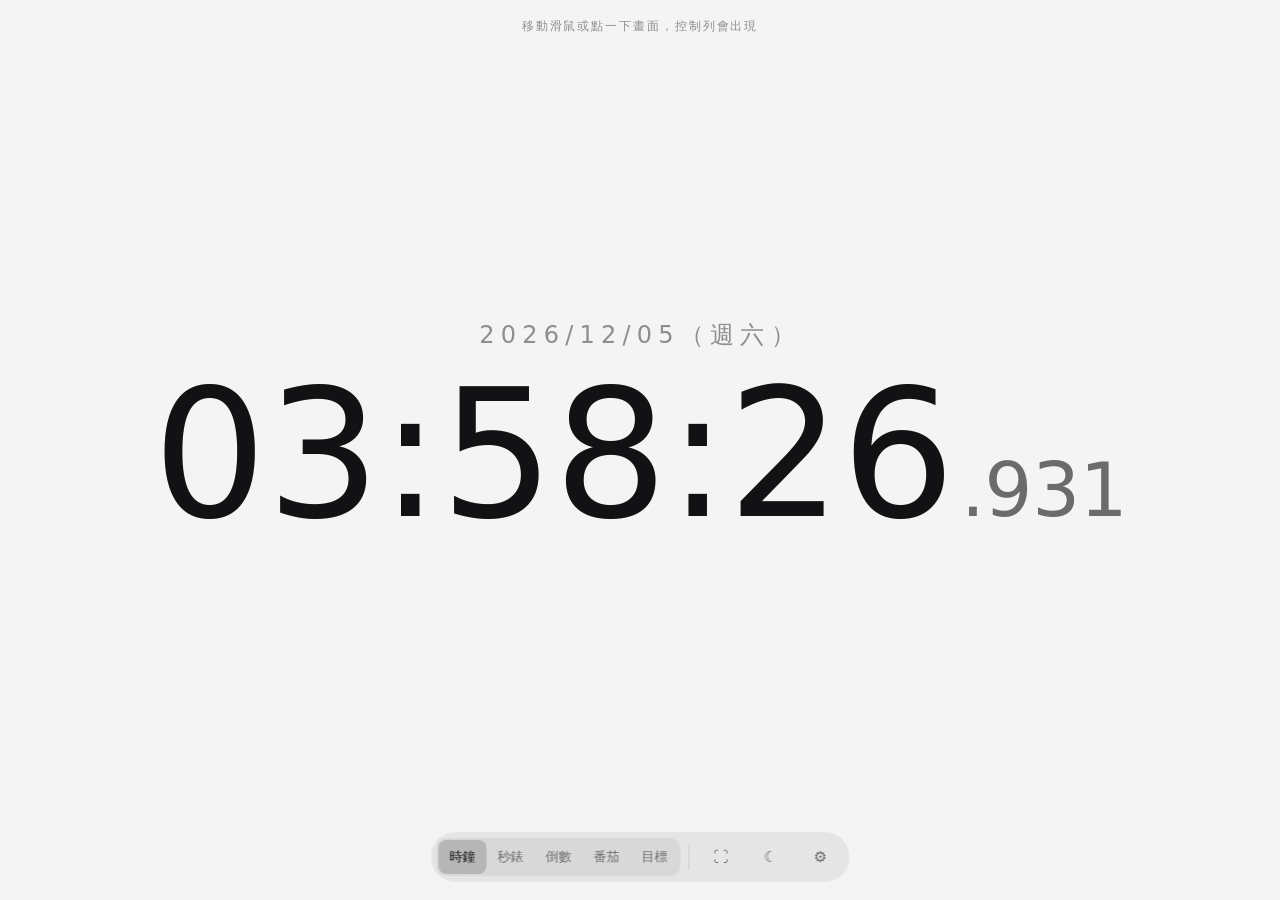
<file: index.html>
<!DOCTYPE html>
<html lang="zh-Hant">
<head>
<meta charset="UTF-8">
<meta name="viewport" content="width=device-width, initial-scale=1, viewport-fit=cover, user-scalable=no">
<title>Millis — 沉浸式時鐘</title>
<meta name="description" content="全螢幕沉浸式毫秒時鐘，內建秒錶與倒數計時">
<meta name="theme-color" content="#000000">
<meta name="apple-mobile-web-app-capable" content="yes">
<meta name="mobile-web-app-capable" content="yes">
<meta name="apple-mobile-web-app-status-bar-style" content="black-translucent">
<meta name="apple-mobile-web-app-title" content="Millis">
<link rel="manifest" href="manifest.webmanifest">
<link rel="icon" href="icons/icon-192.png" sizes="192x192" type="image/png">
<link rel="apple-touch-icon" href="icons/icon-192.png">
<link rel="stylesheet" href="styles.css">
</head>
<body>
  <main id="stage" class="stage">
    <div class="clock" id="clock">
      <div class="date" id="date">—</div>
      <div class="phase" id="phase" hidden>專注</div>

      <div class="time" id="time">
        <span class="sign" id="sign" hidden>+</span><span class="days" id="p-d" hidden>0天</span><span class="hms">
          <span id="p-h">00</span><span class="sep" id="sep1">:</span><span id="p-m">00</span><span class="sep" id="sep2">:</span><span id="p-s">00</span>
        </span><span class="ms" id="ms">.000</span>
      </div>

      <div class="meta">
        <span class="ampm" id="ampm"></span>
        <span class="tz" id="tz"></span>
        <span class="status" id="status"></span>
      </div>

      <!-- 倒數：進度條 -->
      <div class="progress" id="progress" hidden><i id="progress-fill"></i></div>

      <!-- 目標：清單與新增表單 -->
      <div class="targets" id="targets" hidden>
        <ul class="tlist" id="tlist"></ul>
        <form class="tform" id="tform">
          <input type="text" id="t-name" maxlength="24" placeholder="名稱（可留白）" aria-label="目標名稱">
          <input type="datetime-local" id="t-at" required aria-label="目標時間">
          <button type="submit" class="go">新增目標</button>
        </form>
        <p class="note tempty" id="tempty">還沒有目標。設定一個日期時間，它會一路倒數；時間到的瞬間會轉綠並開始正計時。</p>
      </div>

      <!-- 番茄鐘：這一輪循環的進度 -->
      <div class="dots" id="dots" hidden></div>

      <!-- 倒數：還沒設定時間時的快速選項 -->
      <div class="presets" id="presets" hidden>
        <button data-sec="60">1 分</button>
        <button data-sec="180">3 分</button>
        <button data-sec="300">5 分</button>
        <button data-sec="600">10 分</button>
        <button data-sec="900">15 分</button>
        <button data-sec="1500">25 分</button>
        <button data-sec="2700">45 分</button>
        <button data-sec="3600">60 分</button>
        <span class="custom">
          <span class="custom-label">自訂</span>
          <input type="number" id="c-h" min="0" max="99" placeholder="時" aria-label="小時">
          <input type="number" id="c-m" min="0" max="59" placeholder="分" aria-label="分鐘">
          <input type="number" id="c-s" min="0" max="59" placeholder="秒" aria-label="秒數">
          <button class="go" id="c-set">設定</button>
        </span>
      </div>

      <!-- 秒錶：計圈 -->
      <ol class="laps" id="laps" hidden></ol>

      <!-- 秒錶／倒數：操作按鈕（這排不會自動隱藏） -->
      <div class="actions" id="actions" hidden>
        <button class="act primary" id="a-primary">開始</button>
        <button class="act" id="a-second">計圈</button>
        <button class="act" id="a-reset">重設</button>
      </div>
    </div>

    <p class="hint" id="hint">移動滑鼠或點一下畫面，控制列會出現</p>

    <nav class="bar" id="bar" aria-label="控制列">
      <div class="seg bar-seg" data-seg="view">
        <button data-value="clock">時鐘</button>
        <button data-value="stopwatch">秒錶</button>
        <button data-value="timer">倒數</button>
        <button data-value="pomo">番茄</button>
        <button data-value="target">目標</button>
      </div>
      <span class="bar-div"></span>
      <button class="btn" id="btn-fullscreen" title="全螢幕 (F)" aria-label="全螢幕">⛶</button>
      <button class="btn" id="btn-lock" title="防止螢幕休眠 (K)" aria-label="防止螢幕休眠">☾</button>
      <button class="btn" id="btn-settings" title="設定 (,)" aria-label="設定">⚙</button>
    </nav>
  </main>

  <!-- ---------- 設定頁 ---------- -->
  <div class="scrim" id="scrim" hidden></div>
  <aside class="sheet" id="sheet" hidden aria-label="設定" role="dialog" aria-modal="true">
    <header class="sheet-hd">
      <h2>設定</h2>
      <button class="x" id="btn-close" aria-label="關閉">✕</button>
    </header>

    <div class="sheet-body">
      <section class="grp">
        <h3>時間</h3>

        <div class="row">
          <label>時制</label>
          <div class="seg" data-seg="hour12">
            <button data-value="false">24 小時</button>
            <button data-value="true">12 小時</button>
          </div>
        </div>

        <div class="row">
          <label for="sel-tz">時區</label>
          <select id="sel-tz" data-select="tz"></select>
        </div>

        <div class="row"><label for="t-sec">顯示秒</label>
          <input type="checkbox" class="sw" id="t-sec" data-toggle="showSeconds"></div>
        <div class="row"><label for="t-ms">顯示毫秒</label>
          <input type="checkbox" class="sw" id="t-ms" data-toggle="showMs"></div>
        <div class="row"><label for="t-date">顯示日期</label>
          <input type="checkbox" class="sw" id="t-date" data-toggle="showDate"></div>
        <div class="row"><label for="t-tzname">顯示時區名稱</label>
          <input type="checkbox" class="sw" id="t-tzname" data-toggle="showTz"></div>
      </section>

      <section class="grp">
        <h3>秒錶與倒數</h3>
        <div class="row"><label for="t-beep">倒數結束時發出提示音</label>
          <input type="checkbox" class="sw" id="t-beep" data-toggle="beep"></div>
        <div class="row"><label for="t-vib">倒數結束時震動</label>
          <input type="checkbox" class="sw" id="t-vib" data-toggle="vibrate"></div>
        <div class="row"><label for="t-laps">秒錶顯示計圈列表</label>
          <input type="checkbox" class="sw" id="t-laps" data-toggle="showLaps"></div>
        <p class="note">秒錶與倒數用的是單調時鐘（monotonic clock），就算系統時間被調整也不會跳掉；關掉分頁再回來也會接著算。</p>
      </section>

      <section class="grp">
        <h3>番茄鐘</h3>
        <div class="row">
          <label for="sel-focus">專注時間</label>
          <select id="sel-focus" data-select="pomoFocus">
            <option value="15">15 分</option><option value="20">20 分</option>
            <option value="25">25 分</option><option value="30">30 分</option>
            <option value="45">45 分</option><option value="50">50 分</option>
            <option value="60">60 分</option>
          </select>
        </div>
        <div class="row">
          <label for="sel-short">短休息</label>
          <select id="sel-short" data-select="pomoShort">
            <option value="3">3 分</option><option value="5">5 分</option>
            <option value="8">8 分</option><option value="10">10 分</option>
          </select>
        </div>
        <div class="row">
          <label for="sel-long">長休息</label>
          <select id="sel-long" data-select="pomoLong">
            <option value="10">10 分</option><option value="15">15 分</option>
            <option value="20">20 分</option><option value="30">30 分</option>
          </select>
        </div>
        <div class="row">
          <label for="sel-rounds">幾輪專注後長休息</label>
          <select id="sel-rounds" data-select="pomoRounds">
            <option value="2">2 輪</option><option value="3">3 輪</option>
            <option value="4">4 輪</option><option value="5">5 輪</option>
            <option value="6">6 輪</option>
          </select>
        </div>
        <div class="row"><label for="t-auto">自動接續下一段</label>
          <input type="checkbox" class="sw" id="t-auto" data-toggle="pomoAuto"></div>
      </section>

      <section class="grp">
        <h3>外觀</h3>

        <div class="row">
          <label>深淺模式</label>
          <div class="seg" data-seg="mode">
            <button data-value="auto">跟隨系統</button>
            <button data-value="light">淺色</button>
            <button data-value="dark">深色</button>
          </div>
        </div>

        <div class="row">
          <label>色調</label>
          <div class="swatches" data-seg="theme">
            <button data-value="neutral" title="中性"></button>
            <button data-value="amber"   title="琥珀"></button>
            <button data-value="mint"    title="薄荷"></button>
            <button data-value="ice"     title="冰藍"></button>
            <button data-value="rose"    title="玫瑰"></button>
          </div>
        </div>

        <div class="row">
          <label>字型</label>
          <div class="seg" data-seg="font">
            <button data-value="sans" style="font-family:ui-sans-serif,system-ui,sans-serif">黑體</button>
            <button data-value="serif" style="font-family:ui-serif,Georgia,serif">襯線</button>
            <button data-value="mono" style="font-family:ui-monospace,Menlo,monospace">等寬</button>
            <button data-value="rounded" style="font-family:ui-rounded,system-ui,sans-serif">圓體</button>
          </div>
        </div>

        <div class="row">
          <label>字重</label>
          <div class="seg" data-seg="weight">
            <button data-value="100" style="font-weight:100">極細</button>
            <button data-value="300" style="font-weight:300">細</button>
            <button data-value="400" style="font-weight:400">標準</button>
            <button data-value="700" style="font-weight:700">粗</button>
          </div>
        </div>

        <div class="row">
          <label for="r-scale">字體大小 <output id="out-scale">100%</output></label>
          <input type="range" id="r-scale" data-range="scale" min="40" max="160" step="5">
        </div>
      </section>

      <section class="grp">
        <h3>效果</h3>

        <div class="row">
          <label>發光</label>
          <div class="seg" data-seg="glow">
            <button data-value="off">無</button>
            <button data-value="soft">柔和</button>
            <button data-value="strong">強烈</button>
          </div>
        </div>

        <div class="row"><label for="t-blink">冒號閃爍</label>
          <input type="checkbox" class="sw" id="t-blink" data-toggle="blink"></div>
        <div class="row"><label for="t-fade">切換時淡入</label>
          <input type="checkbox" class="sw" id="t-fade" data-toggle="fade"></div>

        <div class="row">
          <label for="sel-hide">控制列自動隱藏</label>
          <select id="sel-hide" data-select="autoHide">
            <option value="2">2 秒</option>
            <option value="3">3 秒</option>
            <option value="5">5 秒</option>
            <option value="10">10 秒</option>
            <option value="0">不隱藏</option>
          </select>
        </div>
        <p class="note">要在哪些模式自動隱藏：</p>
        <div class="row"><label for="t-hide-clock">時鐘</label>
          <input type="checkbox" class="sw" id="t-hide-clock" data-toggle="hideClock"></div>
        <div class="row"><label for="t-hide-sw">秒錶</label>
          <input type="checkbox" class="sw" id="t-hide-sw" data-toggle="hideStopwatch"></div>
        <div class="row"><label for="t-hide-timer">倒數</label>
          <input type="checkbox" class="sw" id="t-hide-timer" data-toggle="hideTimer"></div>
        <div class="row"><label for="t-hide-pomo">番茄鐘</label>
          <input type="checkbox" class="sw" id="t-hide-pomo" data-toggle="hidePomo"></div>
        <div class="row"><label for="t-hide-target">目標時間</label>
          <input type="checkbox" class="sw" id="t-hide-target" data-toggle="hideTarget"></div>

        <div class="row"><label for="t-wake">螢幕不休眠</label>
          <input type="checkbox" class="sw" id="t-wake" data-toggle="wake"></div>
        <p class="note" id="wake-note" hidden>這個瀏覽器不支援螢幕不休眠。</p>
      </section>

      <section class="grp">
        <h3>快捷鍵</h3>
        <p class="note">
          <kbd>1</kbd><kbd>2</kbd><kbd>3</kbd><kbd>4</kbd><kbd>5</kbd> 切換時鐘／秒錶／倒數／番茄鐘／目標<br>
          <kbd>空白鍵</kbd> 開始或暫停 ・ <kbd>L</kbd> 計圈 ・ <kbd>N</kbd> 跳過本段 ・ <kbd>R</kbd> 重設<br>
          <kbd>F</kbd> 全螢幕 ・ <kbd>H</kbd> 12/24 小時 ・ <kbd>M</kbd> 毫秒 ・ <kbd>S</kbd> 秒<br>
          <kbd>C</kbd> 換色調 ・ <kbd>D</kbd> 深淺 ・ <kbd>K</kbd> 不休眠 ・ <kbd>,</kbd> 設定 ・ <kbd>Esc</kbd> 關閉
        </p>
        <button class="reset" id="btn-reset">恢復預設值</button>
      </section>

      <section class="grp">
        <h3>版本</h3>
        <div class="row"><label>目前版本</label><span class="ver" id="ver"></span></div>
        <button class="reset" id="btn-update">檢查更新</button>
        <p class="note" id="update-msg" hidden></p>
        <details class="log">
          <summary>更新記錄</summary>
          <ol id="changelog"></ol>
        </details>
      </section>
    </div>
  </aside>

  <script src="version.js"></script>
  <script src="app.js"></script>
</body>
</html>
</file>
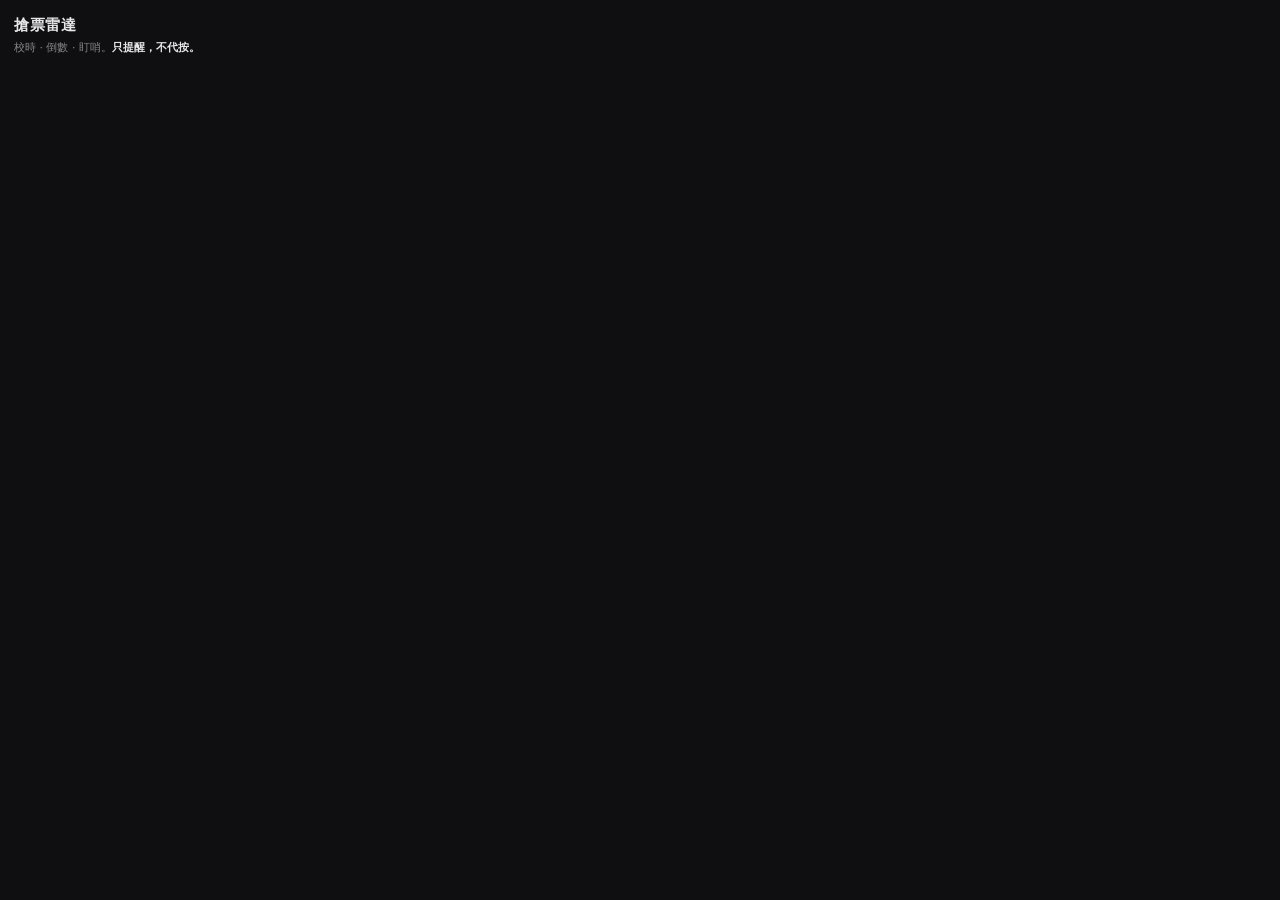
<file: extension/popup/popup.html>
<!doctype html>
<html lang="zh-Hant">
<head>
<meta charset="utf-8">
<title>搶票雷達</title>
<link rel="stylesheet" href="popup.css">
</head>
<body>

<header>
  <h1>搶票雷達</h1>
  <p class="sub">校時 · 倒數 · 盯哨。<strong>只提醒，不代按。</strong></p>
</header>

<div id="unsupported" class="card warn hidden">
  這個分頁不是一般網頁（可能是設定頁或擴充功能頁），沒辦法在這裡用。
</div>

<main id="main" class="hidden">

  <!-- 1. 授權 -->
  <section class="card">
    <div class="label">目前網站</div>
    <div class="origin" id="origin">—</div>
    <button id="grant" class="primary">在這個網站啟用</button>
  </section>

  <!-- 2. 校時 -->
  <section class="card" id="sec-clock">
    <div class="label">校時</div>
    <div class="big" id="offset">尚未校時</div>
    <div class="meta" id="offset-meta">跟售票站對一次時間，就知道你的電腦快了還是慢了幾毫秒。</div>
    <button id="sync">跟這個網站對時</button>
  </section>

  <!-- 3. 開賣時間 -->
  <section class="card" id="sec-target">
    <div class="label">開賣時間</div>
    <input type="text" id="t-label" placeholder="名稱（例如：五月天 台北場）" maxlength="40">
    <input type="datetime-local" id="t-at" step="1">
    <div class="btn-row">
      <button id="t-set" class="primary">設定倒數</button>
      <button id="t-clear">清除</button>
    </div>
    <div class="meta" id="t-now"></div>
  </section>

  <!-- 4. 盯哨 -->
  <section class="card" id="sec-watch">
    <div class="label">盯哨</div>

    <button id="pick">選取要盯的區塊</button>
    <div class="preview" id="preview">還沒選。按上面的按鈕，然後在頁面上點你要盯的那一塊（例如座位圖、張數、購買按鈕）。</div>

    <label class="field">
      <span>觸發條件</span>
      <select id="mode">
        <option value="appear">出現關鍵字時（例如「立即購買」）</option>
        <option value="disappear">關鍵字消失時（例如「售完」）</option>
        <option value="any">內容有任何變化就通知</option>
      </select>
    </label>

    <label class="field" id="kw-field">
      <span>關鍵字（逗號分隔）</span>
      <input type="text" id="keywords" placeholder="立即購買, 選位, 可售">
    </label>

    <label class="check">
      <input type="checkbox" id="rl-on">
      <span>頁面不會自己更新時，定時重整</span>
    </label>
    <div class="field inline" id="rl-row">
      <span>每</span>
      <input type="number" id="rl-sec" min="5" max="120" step="1" value="10">
      <span>秒（最低 5 秒，最多跑 30 分鐘就自動關）</span>
    </div>

    <div class="btn-row">
      <button id="start" class="primary">開始盯哨</button>
      <button id="stop">停止</button>
    </div>
    <div class="meta" id="watch-state"></div>
  </section>

  <!-- 5. 統計 -->
  <section class="card">
    <div class="label">回流票統計</div>
    <div class="meta" id="stats-sum" style="margin-top:0">還沒有紀錄。</div>
    <button id="open-stats" style="margin-top:8px">打開統計頁</button>
  </section>

  <!-- 5. 提醒方式 -->
  <section class="card">
    <div class="label">有動靜的時候</div>
    <label class="check"><input type="checkbox" id="s-sound" checked><span>播警報音</span></label>
    <label class="check"><input type="checkbox" id="s-notify" checked><span>發系統通知</span></label>
    <label class="check"><input type="checkbox" id="s-focus" checked><span>把分頁切到前景</span></label>
  </section>

  <section class="card rules">
    <div class="label">這支工具不會做的事</div>
    <ul>
      <li>不自動點擊、不自動選位、不自動送出訂單</li>
      <li>不碰驗證碼、不繞過排隊系統</li>
      <li>不多開帳號、不代填付款資料</li>
      <li>重整下限 5 秒寫死在程式裡，不開放調更低</li>
    </ul>
    <p>最後按下購買的，永遠是你自己。</p>
  </section>

</main>

<div id="toast"></div>
<script src="popup.js"></script>
</body>
</html>
</file>
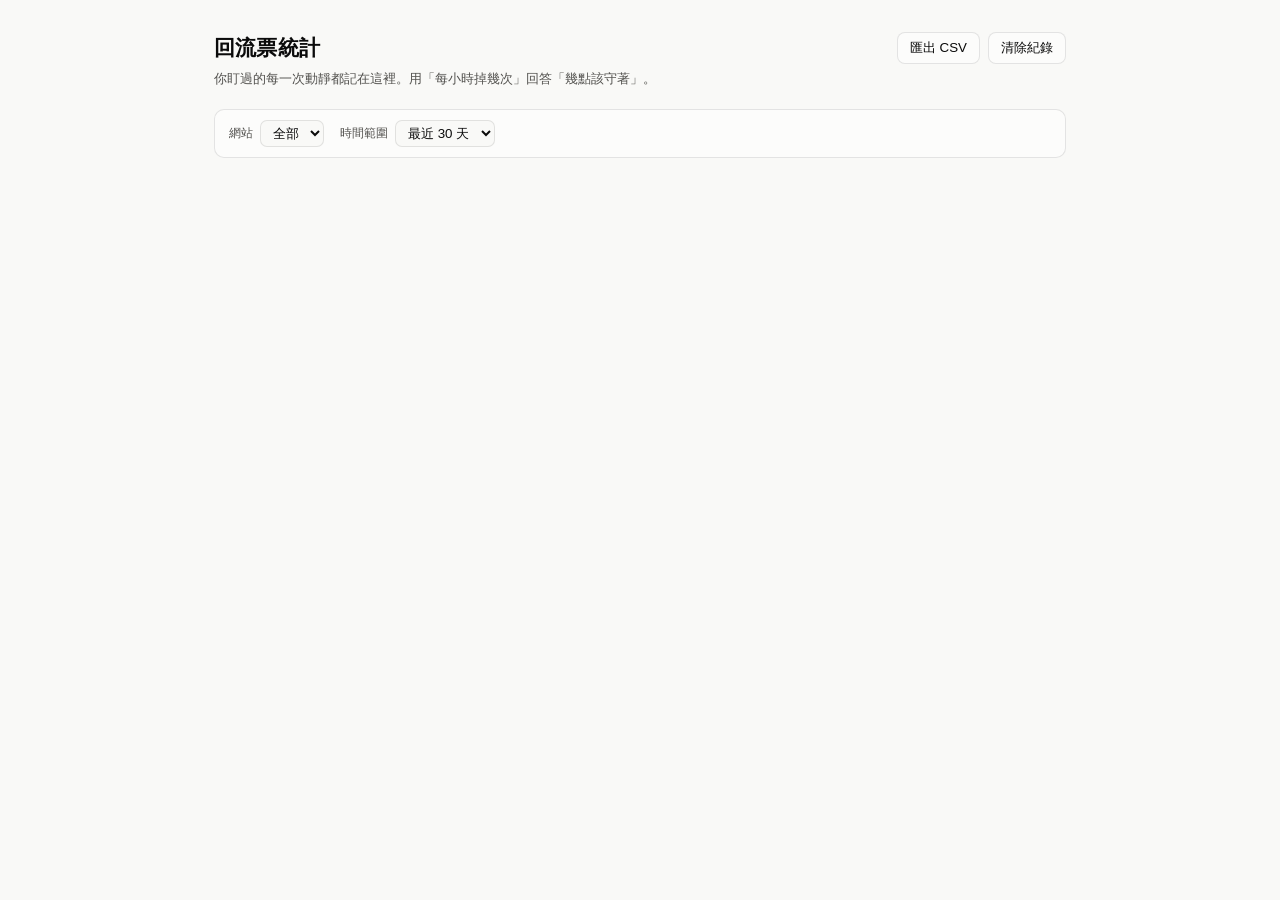
<file: extension/stats/stats.html>
<!doctype html>
<html lang="zh-Hant">
<head>
<meta charset="utf-8">
<meta name="viewport" content="width=device-width, initial-scale=1">
<title>回流票統計 · 搶票雷達</title>
<link rel="stylesheet" href="stats.css">
</head>
<body>

<header class="page-head">
  <div>
    <h1>回流票統計</h1>
    <p class="sub">你盯過的每一次動靜都記在這裡。用「每小時掉幾次」回答「幾點該守著」。</p>
  </div>
  <div class="head-actions">
    <button id="export">匯出 CSV</button>
    <button id="clear" class="danger">清除紀錄</button>
  </div>
</header>

<div class="filters" role="group" aria-label="篩選">
  <label>網站
    <select id="f-origin"><option value="">全部</option></select>
  </label>
  <label>時間範圍
    <select id="f-range">
      <option value="7">最近 7 天</option>
      <option value="30" selected>最近 30 天</option>
      <option value="90">最近 90 天</option>
      <option value="0">全部</option>
    </select>
  </label>
  <span class="filter-note" id="coverage"></span>
</div>

<div id="empty" class="empty hidden">
  <p><strong>還沒有紀錄。</strong></p>
  <p>去售票頁開始盯哨，每次命中就會記一筆。想先看看長什麼樣子，可以用
     <code>extension/test/fake-ticket.html</code> 裡的「每 20~40 秒隨機掉票」跑一陣子。</p>
</div>

<main id="board" class="hidden">

  <section class="tiles">
    <div class="tile">
      <div class="tile-k">掉票次數</div>
      <div class="tile-v" id="t-count">—</div>
      <div class="tile-m" id="t-count-m"></div>
    </div>
    <div class="tile">
      <div class="tile-k">實際盯了多久</div>
      <div class="tile-v" id="t-watched">—</div>
      <div class="tile-m" id="t-watched-m"></div>
    </div>
    <div class="tile">
      <div class="tile-k">平均多久掉一次</div>
      <div class="tile-v" id="t-gap">—</div>
      <div class="tile-m" id="t-gap-m"></div>
    </div>
    <div class="tile">
      <div class="tile-k">最值得守的時段</div>
      <div class="tile-v" id="t-peak">—</div>
      <div class="tile-m" id="t-peak-m"></div>
    </div>
  </section>

  <section class="card">
    <h2>一天之中，哪個時段容易掉票</h2>
    <p class="chart-sub">縱軸是每小時幾次，不是總共幾次——已經除以你在那個時段實際盯的時數。</p>
    <div class="chart" id="chart-hour"></div>
  </section>

  <section class="card">
    <h2>一週之中，哪一天容易掉票</h2>
    <p class="chart-sub">一樣是每小時幾次。</p>
    <div class="chart" id="chart-day"></div>
  </section>

  <section class="card">
    <h2>最近的紀錄</h2>
    <div class="table-wrap">
      <table id="recent">
        <thead><tr><th>時間</th><th>距上一次</th><th>網站</th><th>原因</th></tr></thead>
        <tbody></tbody>
      </table>
    </div>
    <p class="chart-sub" id="recent-note"></p>
  </section>

  <p class="foot-note">
    時間用的是校時之後的「站方時間」。觀測時長靠每分鐘一次的心跳累積，分頁關掉就停，
    所以不會把你沒在盯的時間也算進去（誤差最多一分鐘）。紀錄只存在這台電腦，保留 90 天。
  </p>

</main>

<div id="tip" class="tip" role="status" aria-live="polite"></div>
<script src="stats.js"></script>
</body>
</html>
</file>
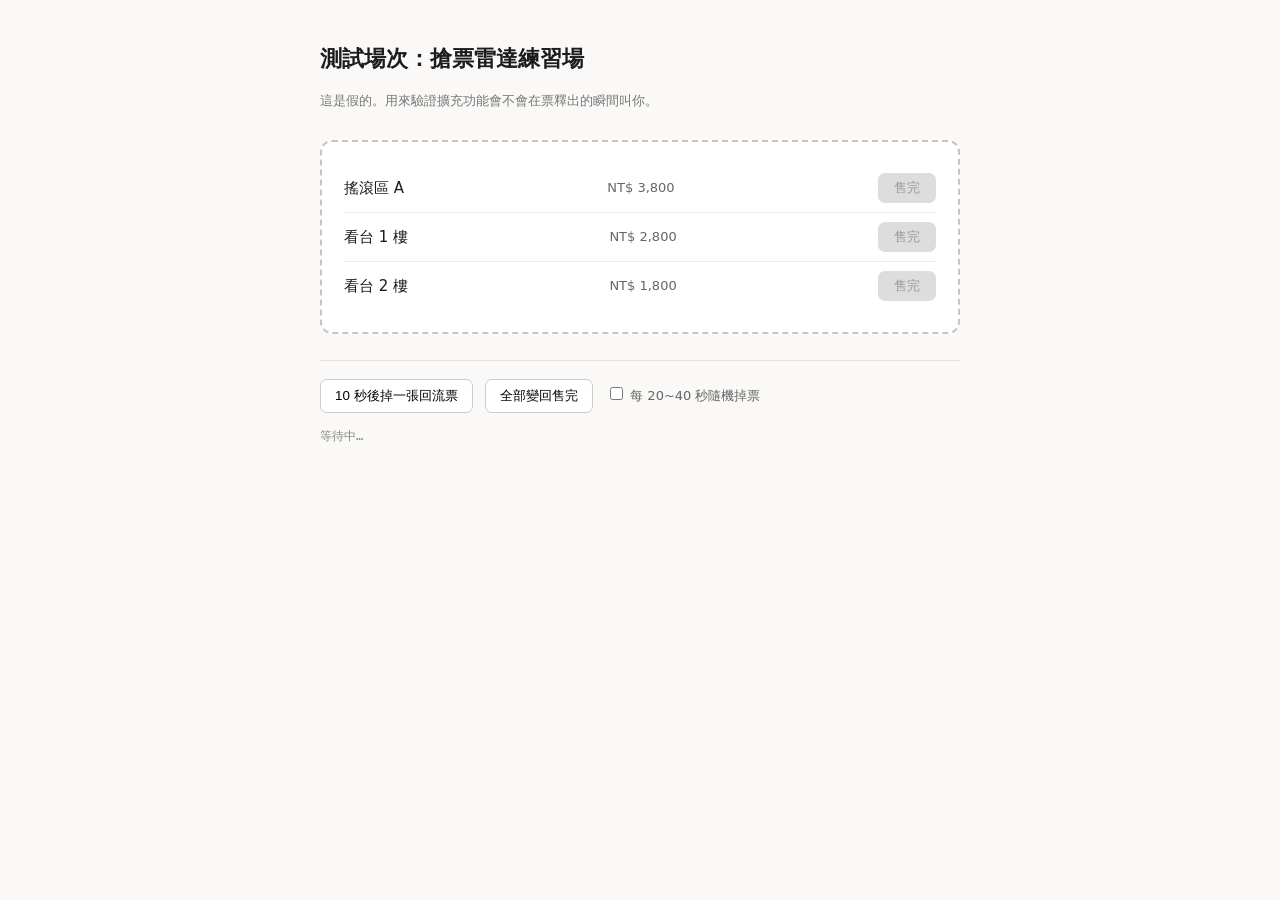
<file: extension/test/fake-ticket.html>
<!doctype html>
<html lang="zh-Hant">
<head>
<meta charset="utf-8">
<title>測試用假售票頁</title>
<style>
  body { font: 15px/1.7 system-ui, "Noto Sans TC", sans-serif; max-width: 640px;
         margin: 40px auto; padding: 0 20px; background: #faf9f7; color: #1c1c1e; }
  h1 { font-size: 22px; margin-bottom: 4px; }
  .sub { color: #777; font-size: 13px; margin-bottom: 28px; }
  #zone { border: 2px dashed #c9c5bd; border-radius: 12px; padding: 22px; background: #fff; }
  .seat { display: flex; justify-content: space-between; align-items: center;
          padding: 9px 0; border-bottom: 1px solid #eee; }
  .seat:last-child { border-bottom: 0; }
  .price { font-variant-numeric: tabular-nums; color: #666; font-size: 13px; }
  button.buy { border: 0; border-radius: 7px; padding: 6px 16px; font: 600 13px inherit; cursor: pointer;
               background: #e4483c; color: #fff; }
  button.buy:disabled { background: #ddd; color: #999; cursor: not-allowed; }
  .ops { margin-top: 26px; padding-top: 18px; border-top: 1px solid #e5e2dc; }
  .ops button { border: 1px solid #ccc; background: #fff; border-radius: 7px;
                padding: 7px 14px; font: 13px inherit; cursor: pointer; margin-right: 8px; }
  .ops label { font-size: 13px; color: #666; }
  #log { margin-top: 14px; font: 12px/1.6 ui-monospace, Menlo, monospace; color: #888;
         white-space: pre-wrap; }
</style>
</head>
<body>

<h1>測試場次：搶票雷達練習場</h1>
<p class="sub">這是假的。用來驗證擴充功能會不會在票釋出的瞬間叫你。</p>

<div id="zone">
  <div class="seat"><span>搖滾區 A</span><span class="price">NT$ 3,800</span><button class="buy" disabled>售完</button></div>
  <div class="seat"><span>看台 1 樓</span><span class="price">NT$ 2,800</span><button class="buy" disabled>售完</button></div>
  <div class="seat"><span>看台 2 樓</span><span class="price">NT$ 1,800</span><button class="buy" disabled>售完</button></div>
</div>

<div class="ops">
  <button id="drop">10 秒後掉一張回流票</button>
  <button id="reset">全部變回售完</button>
  <label><input type="checkbox" id="auto"> 每 20~40 秒隨機掉票</label>
  <div id="log">等待中…</div>
</div>

<script>
  const zone = document.getElementById('zone');
  const log = (t) => {
    const d = new Date();
    document.getElementById('log').textContent =
      `${String(d.getHours()).padStart(2,'0')}:${String(d.getMinutes()).padStart(2,'0')}:${String(d.getSeconds()).padStart(2,'0')}  ${t}`;
  };

  function release() {
    const sold = [...zone.querySelectorAll('button.buy')].filter((b) => b.disabled);
    if (!sold.length) return log('已經沒有售完的位子了');
    const b = sold[Math.floor(Math.random() * sold.length)];
    b.disabled = false;
    b.textContent = '立即購買';
    log(`釋出：${b.closest('.seat').firstElementChild.textContent}`);
  }

  function resetAll() {
    for (const b of zone.querySelectorAll('button.buy')) { b.disabled = true; b.textContent = '售完'; }
    log('全部設回售完');
  }

  document.getElementById('drop').addEventListener('click', () => {
    log('10 秒後掉票…把分頁切走，看擴充功能叫不叫得醒你');
    setTimeout(release, 10000);
  });
  document.getElementById('reset').addEventListener('click', resetAll);

  let autoTimer = null;
  document.getElementById('auto').addEventListener('change', (e) => {
    clearTimeout(autoTimer);
    if (!e.target.checked) return log('自動掉票已關閉');
    const tick = () => {
      release();
      autoTimer = setTimeout(tick, 20000 + Math.random() * 20000);
    };
    log('自動掉票已開啟');
    autoTimer = setTimeout(tick, 20000 + Math.random() * 20000);
  });

  document.querySelector('#zone').addEventListener('click', (e) => {
    if (e.target.matches('button.buy:not(:disabled)')) {
      e.target.textContent = '已選取';
      log('（假裝）進入購票流程。真實情況下這一下是你自己按的。');
    }
  });
</script>
</body>
</html>
</file>
<file: styles.css>
/* =========================================================
   Millis — 樣式
   色彩兩軸：data-theme（色調）× data-resolved（深/淺）
   data-resolved 由 JS 算好（auto 會去問系統），CSS 只認最後結果
   ========================================================= */

/* ---- 深色（預設） ---- */
:root {
  color-scheme: dark;
  --bg: #000000;
  --fg: #f2f2f2;
  --glow-color: rgba(242, 242, 242, .35);
  --panel: #16161a;
  --line: rgba(255, 255, 255, .10);
  --chip: rgba(255, 255, 255, .08);
  --chip-on: rgba(255, 255, 255, .20);
}
:root[data-theme="amber"] { --bg: #0a0500; --fg: #ffb000; --glow-color: rgba(255, 176, 0, .45); }
:root[data-theme="mint"]  { --bg: #00110d; --fg: #4dffc3; --glow-color: rgba(77, 255, 195, .40); }
:root[data-theme="ice"]   { --bg: #00060f; --fg: #7fc8ff; --glow-color: rgba(127, 200, 255, .40); }
:root[data-theme="rose"]  { --bg: #12030a; --fg: #ff8fb1; --glow-color: rgba(255, 143, 177, .40); }

/* ---- 淺色 ---- */
:root[data-resolved="light"] {
  color-scheme: light;
  --bg: #f4f4f5;
  --fg: #121214;
  --glow-color: rgba(0, 0, 0, .12);
  --panel: #ffffff;
  --line: rgba(0, 0, 0, .10);
  --chip: rgba(0, 0, 0, .06);
  --chip-on: rgba(0, 0, 0, .16);
}
:root[data-resolved="light"][data-theme="amber"] { --bg: #fdf6e8; --fg: #7a4a00; --glow-color: rgba(122, 74, 0, .14); }
:root[data-resolved="light"][data-theme="mint"]  { --bg: #edfaf4; --fg: #05604a; --glow-color: rgba(5, 96, 74, .14); }
:root[data-resolved="light"][data-theme="ice"]   { --bg: #eef5fd; --fg: #0b3f6b; --glow-color: rgba(11, 63, 107, .14); }
:root[data-resolved="light"][data-theme="rose"]  { --bg: #fdeff4; --fg: #7a1338; --glow-color: rgba(122, 19, 56, .14); }

/* 目標模式：逼近時轉紅、超過後轉綠 */
:root { --urgent: #ff453a; --passed: #32d74b; }
:root[data-resolved="light"] { --urgent: #d70015; --passed: #1a7f37; }

/* 依透明度算出的次要色，跟著 --fg 自動變 */
:root { --dim: color-mix(in srgb, var(--fg) 45%, transparent); }

/* ---- 字型組合 ---- */
:root {
  --f-sans: ui-sans-serif, -apple-system, "Segoe UI", "Helvetica Neue",
            "Noto Sans TC", "PingFang TC", "Microsoft JhengHei", system-ui, sans-serif;
  --f-serif: ui-serif, Georgia, "Times New Roman", "Noto Serif TC", "Songti TC", serif;
  --f-mono: ui-monospace, "SF Mono", Menlo, Consolas, "Roboto Mono", "Courier New", monospace;
  --f-rounded: ui-rounded, "SF Pro Rounded", "Hiragino Maru Gothic ProN",
               "Varela Round", "Quicksand", system-ui, sans-serif;
}

* { margin: 0; padding: 0; box-sizing: border-box; }

html, body {
  height: 100%;
  background: var(--bg);
  color: var(--fg);
  overflow: hidden;
  overscroll-behavior: none;
  -webkit-tap-highlight-color: transparent;
  -webkit-user-select: none;
  user-select: none;
  touch-action: manipulation;
  font-family: var(--f-sans);
  transition: background-color .3s ease, color .3s ease;
}

/* ---------- 時鐘本體 ---------- */
.stage {
  position: fixed;
  inset: 0;
  display: grid;
  place-items: center;
  padding: max(16px, env(safe-area-inset-top)) max(16px, env(safe-area-inset-right))
           max(16px, env(safe-area-inset-bottom)) max(16px, env(safe-area-inset-left));
}
.stage.idle { cursor: none; }

.clock { text-align: center; line-height: 1; }

.date {
  font-size: clamp(12px, 2.4vw, 24px);
  letter-spacing: .26em;
  color: var(--dim);
  margin-bottom: clamp(10px, 2vh, 26px);
  min-height: 1em;
}
.date[hidden] { display: none; }

.time {
  /* 整組時間只靠 --t 一個變數縮放，比例永遠一致 */
  /* --base 由 JS 依實際顯示幾個字元挑檔位，--fit 再保證絕對不會超出畫面 */
  --t: calc(var(--base, clamp(44px, 14vw, 320px)) * var(--scale, 1) * var(--fit, 1));
  display: flex;
  align-items: baseline;
  justify-content: center;
  /* 等寬數字：數字跳動時整排寬度不會左右抖 */
  font-variant-numeric: tabular-nums;
  font-feature-settings: "tnum" 1, "lnum" 1;
  font-family: var(--clock-font, var(--f-sans));
  font-weight: var(--clock-weight, 200);
  letter-spacing: -0.02em;
  text-shadow: 0 0 var(--glow-size, 0px) var(--glow-color);
  white-space: nowrap;
}

.hms { font-size: var(--t); }

.days {
  font-size: calc(var(--t) * 0.62);
  margin-right: .18em;
  white-space: nowrap;
}
.days[hidden] { display: none; }
.sign {
  font-size: calc(var(--t) * 0.62);
  margin-right: .04em;
}
.sign[hidden] { display: none; }
.sep { transition: opacity .12s linear; }
.sep.off { opacity: .15; }

.ms {
  font-size: calc(var(--t) * 0.42);
  /* 跟著 currentColor 走，目標模式轉紅轉綠時毫秒才會一起變 */
  color: color-mix(in srgb, currentColor 55%, transparent);
  margin-left: .08em;
  font-weight: 300;
}
.ms[hidden], .sep[hidden], #p-s[hidden] { display: none; }

.meta {
  margin-top: clamp(8px, 1.8vh, 22px);
  display: flex;
  gap: 1em;
  justify-content: center;
  align-items: center;
  font-size: clamp(11px, 1.7vw, 17px);
  letter-spacing: .2em;
  color: var(--dim);
  min-height: 1em;
}
.meta span[hidden] { display: none; }
.meta .status { letter-spacing: .1em; }

/* ---------- 番茄鐘：階段標籤與輪數 ---------- */
.phase {
  font-size: clamp(13px, 2.6vw, 26px);
  letter-spacing: .3em;
  color: var(--dim);
  margin-bottom: clamp(10px, 2vh, 26px);
}
.phase[hidden] { display: none; }
.phase.focus { color: var(--fg); opacity: .8; }

.dots {
  display: flex; gap: 10px; justify-content: center;
  margin-top: clamp(12px, 2.4vh, 22px);
}
.dots[hidden] { display: none; }
.dots i {
  width: 10px; height: 10px; border-radius: 50%;
  border: 1.5px solid var(--dim);
  transition: background-color .2s, border-color .2s;
}
.dots i.on { background: var(--fg); border-color: var(--fg); }

/* ---------- 倒數：進度條 ---------- */
.progress {
  width: min(70vw, 640px);
  height: 3px;
  margin: clamp(14px, 3vh, 30px) auto 0;
  border-radius: 999px;
  background: var(--chip);
  overflow: hidden;
}
.progress[hidden] { display: none; }
.progress i {
  display: block; height: 100%; width: 100%;
  border-radius: 999px; background: var(--fg);
  transform-origin: left center;
}

/* ---------- 倒數：快速時間 ---------- */
.presets {
  display: flex; flex-wrap: wrap; gap: 8px;
  justify-content: center; align-items: center;
  margin-top: clamp(16px, 3vh, 30px);
  max-width: min(92vw, 760px);
}
.presets[hidden] { display: none; }
.presets button {
  border: 1px solid var(--line); border-radius: 999px;
  background: transparent; color: var(--fg);
  font: inherit; font-size: 13px; padding: 8px 14px;
  cursor: pointer; opacity: .75;
  transition: background-color .15s, opacity .15s;
}
.presets button:hover { background: var(--chip); opacity: 1; }
.presets button.on { background: var(--chip-on); opacity: 1; border-color: transparent; }

.presets .custom {
  display: flex; gap: 6px; align-items: center;
  margin-left: 6px; padding-left: 14px;
  border-left: 1px solid var(--line);
}
.presets .custom-label { font-size: 12px; color: var(--dim); letter-spacing: .1em; }
.presets input {
  width: 58px; text-align: center;
  border: 0; border-radius: 8px;
  background: var(--chip); color: var(--fg);
  font: inherit; font-size: 13px; padding: 9px 6px;
  -moz-appearance: textfield;
}
.presets input:focus { outline: 2px solid var(--chip-on); outline-offset: 0; }
.presets button.go { border-color: transparent; background: var(--chip-on); opacity: 1; }
.presets input::-webkit-outer-spin-button,
.presets input::-webkit-inner-spin-button { -webkit-appearance: none; margin: 0; }

/* ---------- 目標：清單與新增 ---------- */
.targets {
  width: min(94vw, 560px);
  margin: clamp(16px, 3vh, 30px) auto 0;
}
.targets[hidden] { display: none; }

.tlist { list-style: none; }
.tlist:empty { display: none; }
.tlist li {
  display: flex; align-items: center; gap: 10px;
  padding: 9px 10px; border-radius: 10px;
  font-size: clamp(12px, 1.5vw, 15px);
  cursor: pointer;
  transition: background-color .15s;
}
.tlist li:hover { background: var(--chip); }
.tlist li.on { background: var(--chip); }
.tlist li.on .tname::before { content: '▸ '; }
.tlist .tname {
  flex: 1 1 auto; text-align: left;
  overflow: hidden; text-overflow: ellipsis; white-space: nowrap;
}
.tlist .tat { color: var(--dim); font-variant-numeric: tabular-nums; }
.tlist .tleft {
  font-variant-numeric: tabular-nums;
  min-width: 8.5em; text-align: right;
}
.tlist .tdel {
  width: 26px; height: 26px; flex: 0 0 auto;
  border: 0; border-radius: 50%;
  background: transparent; color: var(--dim);
  font: inherit; font-size: 13px; cursor: pointer;
}
.tlist .tdel:hover { background: var(--chip-on); color: var(--fg); }

.tform {
  display: flex; gap: 8px; flex-wrap: wrap;
  justify-content: center; align-items: center;
  margin-top: 12px;
}
.tform input {
  border: 0; border-radius: 10px;
  background: var(--chip); color: var(--fg);
  font: inherit; font-size: 13px; padding: 10px 12px;
}
.tform input:focus { outline: 2px solid var(--chip-on); }
.tform #t-name { width: 150px; }
.tform .go {
  border: 0; border-radius: 10px;
  background: var(--chip-on); color: var(--fg);
  font: inherit; font-size: 13px; padding: 10px 16px; cursor: pointer;
}
.tform .go:hover { opacity: .85; }
.tempty { margin-top: 12px; text-align: center; }
.tempty[hidden] { display: none; }

/* ---------- 秒錶：計圈 ---------- */
.laps {
  list-style: none;
  margin: clamp(14px, 3vh, 26px) auto 0;
  width: min(92vw, 460px);
  max-height: min(30vh, 260px);
  overflow-y: auto;
  font-variant-numeric: tabular-nums;
  font-size: clamp(12px, 1.5vw, 15px);
  text-align: left;
}
.laps[hidden] { display: none; }
.laps li {
  display: flex; justify-content: space-between; gap: 12px;
  padding: 7px 10px; border-radius: 8px; color: var(--dim);
}
.laps li:nth-child(odd) { background: var(--chip); }
.laps li b { font-weight: 500; color: var(--fg); }
.laps li.best b { color: #35d07f; }
.laps li.worst b { color: #ff6b6b; }
.laps .no { width: 3.2em; }
.laps .total { opacity: .6; }

/* ---------- 秒錶／倒數：操作按鈕 ---------- */
.actions {
  display: flex; gap: 10px; justify-content: center;
  margin-top: clamp(18px, 3.5vh, 34px);
}
.actions[hidden] { display: none; }
.act {
  min-width: 96px; padding: 12px 22px;
  border: 1px solid var(--line); border-radius: 999px;
  background: transparent; color: var(--fg);
  font: inherit; font-size: 15px; letter-spacing: .08em;
  cursor: pointer;
  transition: background-color .15s, opacity .15s, transform .08s;
}
.act:hover { background: var(--chip); }
.act:active { transform: scale(.97); }
.act.primary { background: var(--chip-on); }
.act:disabled { opacity: .3; cursor: default; }

/* 倒數結束：整個畫面閃三下 */
.stage.finished { animation: alarm 1s ease 3; }
@keyframes alarm {
  0%, 100% { background: transparent; }
  50% { background: color-mix(in srgb, var(--fg) 22%, transparent); }
}

/* 切換設定時的淡入 */
.clock.fade { animation: fade .28s ease; }
@keyframes fade { from { opacity: .25; } to { opacity: 1; } }

/* ---------- 底部控制列 ---------- */
.bar {
  position: fixed;
  left: 50%;
  bottom: max(18px, env(safe-area-inset-bottom));
  transform: translate(-50%, 0);
  display: flex;
  gap: 4px;
  padding: 6px;
  border-radius: 999px;
  background: var(--chip);
  backdrop-filter: blur(14px);
  -webkit-backdrop-filter: blur(14px);
  transition: opacity .35s ease, transform .35s ease;
}
/* 工具列隱藏時只淡出、不位移，且仍可點：點一下就直接觸發，不必先點醒 */
.stage.idle .bar { opacity: 0; }
.stage.idle .hint {
  opacity: 0;
  transform: translate(-50%, 12px);
  pointer-events: none;
}

.bar-seg { background: transparent; padding: 0; }
.bar-seg button { font-size: 13px; padding: 9px 12px; }
.bar-div { width: 1px; align-self: stretch; margin: 6px 4px; background: var(--line); }

.btn {
  min-width: 46px; height: 38px; padding: 0 12px;
  border: 0; border-radius: 999px;
  background: transparent; color: var(--fg);
  font: inherit; font-size: 15px;
  cursor: pointer; opacity: .6;
  transition: opacity .2s ease, background-color .2s ease;
}
/* 只在有滑鼠的裝置套用 hover，避免手機第一下被當成 hover 吃掉 */
@media (hover: hover) {
  .btn:hover { opacity: 1; background: var(--chip); }
}
.btn.on { opacity: 1; background: var(--chip-on); }

.hint {
  position: fixed;
  left: 50%; top: max(18px, env(safe-area-inset-top));
  transform: translate(-50%, 0);
  font-size: 12px; letter-spacing: .16em; color: var(--dim);
  transition: opacity .35s ease, transform .35s ease;
}
.hint.gone { opacity: 0; pointer-events: none; }

/* ---------- 設定頁 ---------- */
.scrim {
  position: fixed; inset: 0; z-index: 10;
  background: rgba(0, 0, 0, .5);
  backdrop-filter: blur(3px);
  animation: in .2s ease;
}
.scrim[hidden] { display: none; }
@keyframes in { from { opacity: 0 } to { opacity: 1 } }

.sheet {
  position: fixed; z-index: 11;
  right: 0; top: 0; bottom: 0;
  width: min(420px, 100vw);
  display: flex; flex-direction: column;
  background: var(--panel); color: var(--fg);
  border-left: 1px solid var(--line);
  box-shadow: -20px 0 60px rgba(0, 0, 0, .4);
  animation: slide .25s cubic-bezier(.2, .8, .2, 1);
  user-select: none;
}
.sheet[hidden] { display: none; }
@keyframes slide { from { transform: translateX(100%) } to { transform: none } }

@media (max-width: 560px) {
  .sheet {
    left: 0; top: auto; width: 100%; max-height: 88vh;
    border-left: 0; border-top: 1px solid var(--line);
    border-radius: 18px 18px 0 0;
    animation-name: slideup;
  }
  @keyframes slideup { from { transform: translateY(100%) } to { transform: none } }
}

.sheet-hd {
  display: flex; align-items: center; justify-content: space-between;
  padding: 16px 18px;
  border-bottom: 1px solid var(--line);
  padding-top: max(16px, env(safe-area-inset-top));
}
.sheet-hd h2 { font-size: 16px; font-weight: 600; letter-spacing: .05em; }
.x {
  width: 34px; height: 34px; border: 0; border-radius: 50%;
  background: var(--chip); color: var(--fg); cursor: pointer; font-size: 14px;
}
.x:hover { background: var(--chip-on); }

.sheet-body {
  overflow-y: auto;
  padding: 6px 18px max(24px, env(safe-area-inset-bottom));
  -webkit-overflow-scrolling: touch;
}

.grp { padding: 14px 0; border-bottom: 1px solid var(--line); }
.grp:last-child { border-bottom: 0; }
.grp h3 {
  font-size: 11px; font-weight: 600; letter-spacing: .18em;
  color: var(--dim); margin-bottom: 10px;
}

.row {
  display: flex; align-items: center; justify-content: space-between;
  gap: 14px; min-height: 42px; flex-wrap: wrap;
}
.row > label { font-size: 14px; flex: 1 1 auto; }
.row output { color: var(--dim); font-size: 12px; margin-left: .4em; }

/* 分段按鈕 */
.seg { display: flex; background: var(--chip); border-radius: 10px; padding: 2px; }
.seg button {
  border: 0; background: transparent; color: var(--fg);
  padding: 7px 11px; border-radius: 8px; cursor: pointer;
  font-size: 13px; opacity: .55; white-space: nowrap;
  transition: background-color .15s, opacity .15s;
}
.seg button:hover { opacity: .85; }
.seg button.on { background: var(--chip-on); opacity: 1; }

/* 色票 */
.swatches { display: flex; gap: 8px; }
.swatches button {
  width: 28px; height: 28px; border-radius: 50%; cursor: pointer;
  border: 2px solid transparent; outline: 1px solid var(--line); outline-offset: -1px;
  transition: transform .15s, border-color .15s;
}
.swatches button:hover { transform: scale(1.1); }
.swatches button.on { border-color: var(--fg); }
.swatches button[data-value="neutral"] { background: linear-gradient(135deg, #111 50%, #eee 50%); }
.swatches button[data-value="amber"]   { background: #ffb000; }
.swatches button[data-value="mint"]    { background: #4dffc3; }
.swatches button[data-value="ice"]     { background: #7fc8ff; }
.swatches button[data-value="rose"]    { background: #ff8fb1; }

/* 開關 */
.sw {
  appearance: none; -webkit-appearance: none;
  width: 44px; height: 26px; border-radius: 999px;
  background: var(--chip); position: relative; cursor: pointer;
  transition: background-color .2s; flex: 0 0 auto;
}
.sw::after {
  content: ''; position: absolute; top: 3px; left: 3px;
  width: 20px; height: 20px; border-radius: 50%;
  background: var(--fg); opacity: .5; transition: transform .2s, opacity .2s;
}
.sw:checked { background: var(--chip-on); }
.sw:checked::after { transform: translateX(18px); opacity: 1; }

select {
  appearance: none; -webkit-appearance: none;
  background: var(--chip); color: var(--fg);
  border: 0; border-radius: 10px;
  padding: 9px 12px; font: inherit; font-size: 13px;
  cursor: pointer; max-width: 62%;
}

input[type="range"] {
  appearance: none; -webkit-appearance: none;
  width: 100%; height: 26px; background: transparent; cursor: pointer;
}
input[type="range"]::-webkit-slider-runnable-track {
  height: 4px; border-radius: 2px; background: var(--chip-on);
}
input[type="range"]::-webkit-slider-thumb {
  appearance: none; -webkit-appearance: none;
  width: 18px; height: 18px; border-radius: 50%;
  background: var(--fg); margin-top: -7px;
}
input[type="range"]::-moz-range-track { height: 4px; border-radius: 2px; background: var(--chip-on); }
input[type="range"]::-moz-range-thumb { width: 18px; height: 18px; border: 0; border-radius: 50%; background: var(--fg); }

.note { font-size: 12px; line-height: 1.9; color: var(--dim); }
.note[hidden] { display: none; }
kbd {
  font-family: var(--f-mono); font-size: 11px;
  padding: 2px 6px; border-radius: 5px;
  background: var(--chip); color: var(--fg);
}

.reset {
  margin-top: 14px; width: 100%;
  padding: 11px; border: 1px solid var(--line); border-radius: 10px;
  background: transparent; color: var(--fg);
  font: inherit; font-size: 13px; cursor: pointer; opacity: .7;
}
.reset:hover { background: var(--chip); opacity: 1; }
.reset:disabled { opacity: .4; cursor: default; }
#update-msg { margin-top: 8px; text-align: center; }

.ver { font-family: var(--f-mono); font-size: 13px; color: var(--dim); }
.log { margin-top: 12px; font-size: 13px; }
.log summary { cursor: pointer; padding: 8px 0; color: var(--dim); }
.log ol { list-style: none; }
.log > ol > li { padding: 8px 0; border-top: 1px solid var(--line); }
.log b { font-weight: 600; font-size: 12px; }
.log ul { margin: 4px 0 0 1.2em; color: var(--dim); line-height: 1.7; }

/* 小螢幕：控制列要塞得下四個模式 */
@media (max-width: 430px) {
  .bar { gap: 1px; padding: 4px; }
  .bar-seg button { padding: 9px 5px; font-size: 11px; }
  .bar-div { margin: 6px 2px; }
  .btn { min-width: 34px; padding: 0 6px; font-size: 14px; }
  .tform #t-name { width: 100%; }
  .tlist .tat { display: none; }
}

/* 橫向矮螢幕：讓時間吃高度而不是寬度 */
@media (orientation: landscape) and (max-height: 500px) {
  .time { --base: var(--base-land, clamp(44px, 19vh, 200px)); }
}

@media (prefers-reduced-motion: reduce) {
  *, *::after { animation: none !important; transition: none !important; }
}
</file>
<file: extension/popup/popup.css>
:root {
  --bg: #0f0f12;
  --card: #17171c;
  --line: rgba(255,255,255,.10);
  --fg: #e8e8ea;
  --dim: rgba(232,232,234,.55);
  --accent: #fb7185;
  --ok: #4ade80;
}

* { box-sizing: border-box; margin: 0; }

body {
  width: 340px;
  padding: 12px;
  background: var(--bg);
  color: var(--fg);
  font: 13px/1.55 ui-sans-serif, system-ui, "Noto Sans TC", sans-serif;
}

.hidden { display: none !important; }

header { padding: 2px 2px 10px; }
h1 { font-size: 15px; letter-spacing: .04em; }
.sub { font-size: 11px; color: var(--dim); margin-top: 2px; }
.sub strong { color: var(--fg); }

.card {
  background: var(--card);
  border: 1px solid var(--line);
  border-radius: 10px;
  padding: 10px 11px;
  margin-bottom: 8px;
}
.card.warn { border-color: rgba(251,113,133,.5); color: var(--accent); }

.label {
  font-size: 10px; letter-spacing: .12em; text-transform: uppercase;
  color: var(--dim); margin-bottom: 6px;
}

.origin {
  font: 12px/1.4 ui-monospace, Menlo, Consolas, monospace;
  word-break: break-all; margin-bottom: 8px;
}

.big {
  font: 700 19px/1.2 ui-monospace, Menlo, Consolas, monospace;
  font-variant-numeric: tabular-nums;
  margin-bottom: 4px;
}
.big.ok { color: var(--ok); }

.meta, .hint { font-size: 11px; color: var(--dim); margin-top: 6px; }
.preview {
  font: 11px/1.45 ui-monospace, Menlo, Consolas, monospace;
  color: var(--dim);
  background: rgba(255,255,255,.04);
  border: 1px solid var(--line);
  border-radius: 7px;
  padding: 6px 8px;
  margin: 7px 0;
  max-height: 64px; overflow: auto; word-break: break-all;
}
.preview.set { color: var(--fg); }

button {
  width: 100%;
  border: 1px solid var(--line);
  background: rgba(255,255,255,.06);
  color: var(--fg);
  border-radius: 8px;
  padding: 7px 10px;
  font: 600 12px/1.2 inherit;
  cursor: pointer;
}
button:hover:not(:disabled) { background: rgba(255,255,255,.13); }
button:disabled { opacity: .38; cursor: default; }
button.primary { background: var(--accent); border-color: var(--accent); color: #18090c; }
button.primary:hover:not(:disabled) { filter: brightness(1.1); background: var(--accent); }

.btn-row { display: flex; gap: 6px; margin-top: 7px; }

input[type=text], input[type=datetime-local], input[type=number], select {
  width: 100%;
  background: rgba(255,255,255,.05);
  border: 1px solid var(--line);
  border-radius: 7px;
  color: var(--fg);
  padding: 6px 8px;
  font: 12px/1.3 inherit;
  margin-bottom: 6px;
}
input[type=number] { width: 62px; margin: 0 4px; }
select { appearance: none; }

.field { display: block; margin-top: 6px; }
.field > span { display: block; font-size: 11px; color: var(--dim); margin-bottom: 3px; }
.field.inline { display: flex; align-items: center; font-size: 11px; color: var(--dim); }
.field.inline > span { display: inline; margin: 0; }

.check { display: flex; align-items: center; gap: 7px; font-size: 12px; margin: 5px 0; cursor: pointer; }
.check input { accent-color: var(--accent); }

.rules { border-color: rgba(255,255,255,.06); }
.rules ul { margin: 0 0 6px; padding-left: 16px; }
.rules li, .rules p { font-size: 11px; color: var(--dim); line-height: 1.6; }
.rules p { color: var(--fg); }

#toast {
  position: fixed; left: 12px; right: 12px; bottom: 12px;
  background: #2a2a33; border: 1px solid var(--line);
  border-radius: 8px; padding: 8px 10px; font-size: 11px;
  opacity: 0; transform: translateY(6px); transition: .18s;
  pointer-events: none;
}
#toast.show { opacity: 1; transform: none; }
#toast.bad { border-color: rgba(251,113,133,.6); color: var(--accent); }
</file>
<file: extension/stats/stats.css>
/* 色票取自 dataviz 參考調色盤（單一資料序列＝藍）。
   淺色與深色各自是選過的一組，不是把淺色自動反轉。 */
:root {
  color-scheme: light;
  --plane:       #f9f9f7;   /* 頁面底 */
  --surface:     #fcfcfb;   /* 卡片／圖表面 */
  --ink:         #0b0b0b;
  --ink-2:       #52514e;
  --muted:       #898781;   /* 軸線文字 */
  --grid:        #e1e0d9;
  --baseline:    #c3c2b7;
  --ring:        rgba(11,11,11,.10);
  --series-1:    #2a78d6;
  --critical:    #d03b3b;
}
@media (prefers-color-scheme: dark) {
  :root:where(:not([data-theme="light"])) {
    color-scheme: dark;
    --plane:    #0d0d0d;
    --surface:  #1a1a19;
    --ink:      #ffffff;
    --ink-2:    #c3c2b7;
    --muted:    #898781;
    --grid:     #2c2c2a;
    --baseline: #383835;
    --ring:     rgba(255,255,255,.10);
    --series-1: #3987e5;
    --critical: #d03b3b;
  }
}
:root[data-theme="dark"] {
  color-scheme: dark;
  --plane: #0d0d0d; --surface: #1a1a19; --ink: #fff; --ink-2: #c3c2b7;
  --muted: #898781; --grid: #2c2c2a; --baseline: #383835;
  --ring: rgba(255,255,255,.10); --series-1: #3987e5; --critical: #d03b3b;
}

* { box-sizing: border-box; margin: 0; }

body {
  background: var(--plane);
  color: var(--ink);
  font: 14px/1.6 system-ui, -apple-system, "Segoe UI", "Noto Sans TC", sans-serif;
  padding: 32px 24px 64px;
  max-width: 900px;
  margin: 0 auto;
}

.hidden { display: none !important; }

/* ---------- 頁首 ---------- */
.page-head { display: flex; justify-content: space-between; align-items: flex-start;
             gap: 20px; flex-wrap: wrap; margin-bottom: 20px; }
h1 { font-size: 21px; letter-spacing: .01em; }
.sub { color: var(--ink-2); font-size: 13px; margin-top: 3px; max-width: 54ch; }
.head-actions { display: flex; gap: 8px; }

button {
  border: 1px solid var(--ring); background: var(--surface); color: var(--ink);
  border-radius: 8px; padding: 6px 12px; font: 500 13px inherit; cursor: pointer;
}
button:hover { border-color: var(--baseline); }
button.danger:hover { border-color: var(--critical); color: var(--critical); }

/* ---------- 篩選列：一排，放在圖表上方 ---------- */
.filters {
  display: flex; align-items: center; gap: 16px; flex-wrap: wrap;
  padding: 10px 14px; margin-bottom: 18px;
  background: var(--surface); border: 1px solid var(--ring); border-radius: 10px;
}
.filters label { display: flex; align-items: center; gap: 7px;
                 font-size: 12px; color: var(--ink-2); }
select {
  background: var(--plane); color: var(--ink);
  border: 1px solid var(--ring); border-radius: 7px;
  padding: 4px 8px; font: 13px inherit; max-width: 280px;
}
.filter-note { margin-left: auto; font-size: 12px; color: var(--muted); }

/* ---------- 空狀態 ---------- */
.empty { background: var(--surface); border: 1px solid var(--ring); border-radius: 12px;
         padding: 28px; color: var(--ink-2); font-size: 13px; }
.empty p + p { margin-top: 8px; }
code { font: 12px ui-monospace, Menlo, Consolas, monospace;
       background: var(--plane); padding: 1px 5px; border-radius: 4px; }

/* ---------- 數字磚 ---------- */
.tiles { display: grid; grid-template-columns: repeat(auto-fit, minmax(170px, 1fr));
         gap: 10px; margin-bottom: 16px; }
.tile { background: var(--surface); border: 1px solid var(--ring);
        border-radius: 12px; padding: 13px 15px; }
.tile-k { font-size: 11px; letter-spacing: .1em; text-transform: uppercase; color: var(--muted); }
.tile-v { font-size: 27px; font-weight: 650; line-height: 1.25; margin-top: 3px; }
.tile-m { font-size: 12px; color: var(--ink-2); }

/* ---------- 卡片 ---------- */
.card { background: var(--surface); border: 1px solid var(--ring);
        border-radius: 12px; padding: 18px 20px 14px; margin-bottom: 16px; }
h2 { font-size: 15px; font-weight: 650; }
.chart-sub { font-size: 12px; color: var(--ink-2); margin-top: 3px; max-width: 62ch; }

/* ---------- 圖表 ---------- */
.chart { margin-top: 18px; }
.plot-row { display: flex; gap: 10px; }
.yaxis { width: 34px; position: relative; flex: none; }
.ytick { position: absolute; right: 0; transform: translateY(-50%);
         font: 11px/1 ui-monospace, Menlo, monospace; font-variant-numeric: tabular-nums;
         color: var(--muted); }
.plot { position: relative; flex: 1; height: 168px;
        border-bottom: 1px solid var(--baseline); }
.gridline { position: absolute; left: 0; right: 0; height: 1px; background: var(--grid); }
.bars { position: absolute; inset: 0; display: flex; align-items: flex-end; }
.col { flex: 1; height: 100%; display: flex; align-items: flex-end; justify-content: center;
       padding: 0 1px; cursor: default; }        /* 1px+1px = 相鄰柱之間 2px 的底色縫 */
.col:hover .bar { filter: brightness(1.12); }
.col.hot .bar { outline: 2px solid var(--surface); outline-offset: -2px; }
.bar { width: 100%; max-width: 24px; background: var(--series-1);
       border-radius: 4px 4px 0 0; min-height: 0; }
.bar.none { background: var(--baseline); height: 2px !important; border-radius: 0; }
.bar.thin { background: var(--muted); height: 3px !important; border-radius: 0; opacity: .5; }
.xaxis { display: flex; margin: 7px 0 0 44px; }
.xtick { flex: 1; text-align: center; font: 11px/1 ui-monospace, Menlo, monospace;
         font-variant-numeric: tabular-nums; color: var(--muted);
         white-space: nowrap; overflow: hidden; }
.xtick.dim { opacity: 0; }
.chart-legend { margin: 10px 0 0 44px; font-size: 11px; color: var(--muted); }

/* ---------- 表 ---------- */
.table-wrap { margin-top: 12px; overflow-x: auto; }
table { width: 100%; border-collapse: collapse; font-size: 13px; }
th, td { text-align: left; padding: 7px 10px 7px 0; border-bottom: 1px solid var(--grid);
         white-space: nowrap; }
th { font-size: 11px; letter-spacing: .08em; text-transform: uppercase;
     color: var(--muted); font-weight: 600; }
td.num { font-variant-numeric: tabular-nums; }
td.reason { white-space: normal; color: var(--ink-2); }
tbody tr:last-child td { border-bottom: 0; }

.foot-note { font-size: 12px; color: var(--muted); margin-top: 18px; max-width: 70ch; }

/* ---------- 浮動說明 ---------- */
.tip {
  position: fixed; z-index: 10; pointer-events: none; opacity: 0;
  background: var(--ink); color: var(--surface);
  border-radius: 7px; padding: 7px 10px; font-size: 12px; line-height: 1.45;
  max-width: 240px; transition: opacity .1s;
  box-shadow: 0 6px 20px rgba(0,0,0,.25);
}
.tip.on { opacity: 1; }
.tip b { font-variant-numeric: tabular-nums; }
</file>
